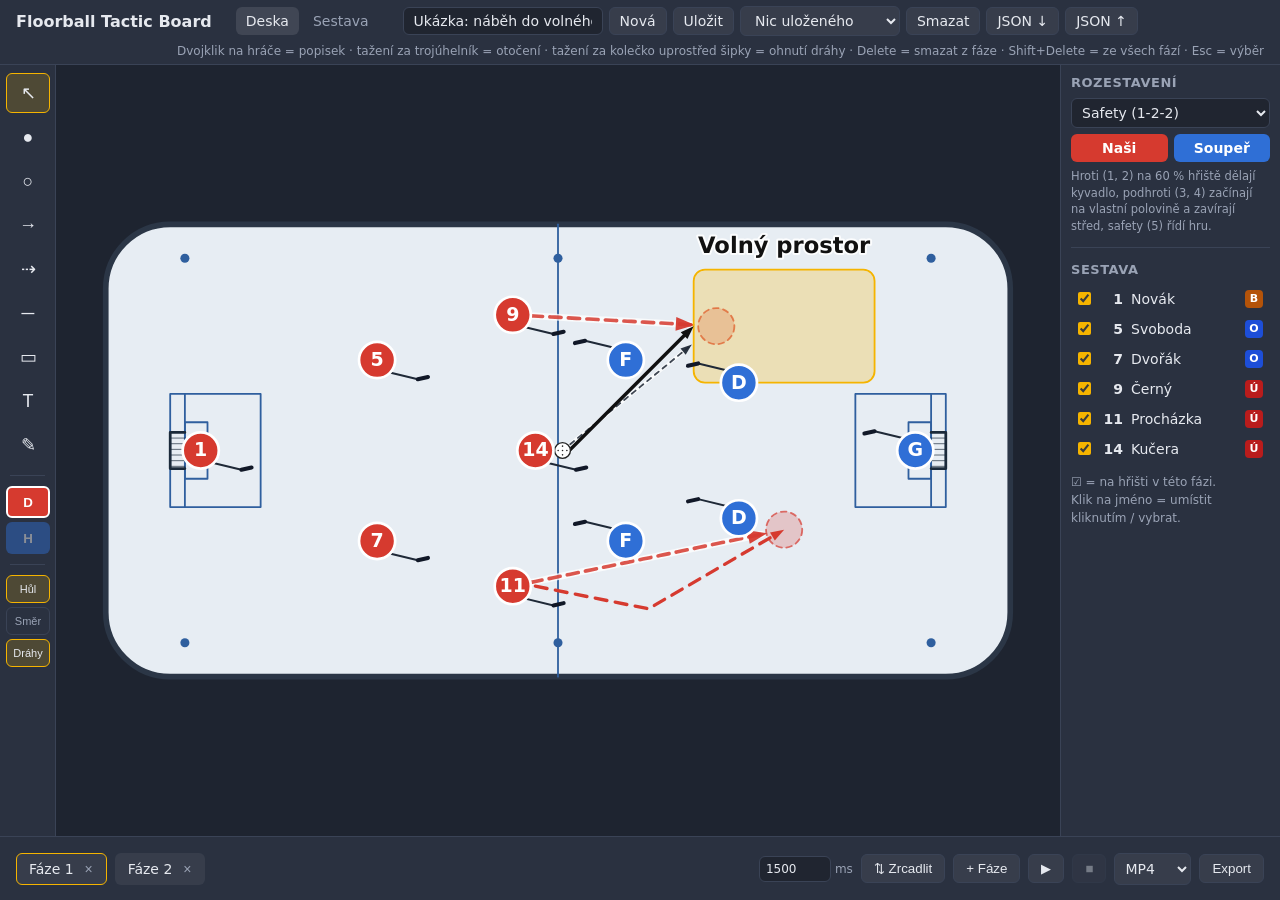
<file: index.html>
<!DOCTYPE html>
<html lang="cs">
<head>
  <meta charset="utf-8">
  <meta name="viewport" content="width=device-width, initial-scale=1">
  <title>Floorball Tactic Board</title>
  <link rel="stylesheet" href="css/style.css">
</head>
<body>
  <header class="app-header">
    <h1 class="app-title">Floorball Tactic Board</h1>
    <nav class="app-nav">
      <a href="#" class="nav-link is-active" data-view="board">Deska</a>
      <a href="#" class="nav-link" data-view="roster">Sestava</a>
    </nav>
    <div class="file-controls">
      <input type="text" id="scene-name" class="scene-name" placeholder="Název taktiky" title="Název taktiky">
      <button id="btn-new" title="Nová prázdná taktika">Nová</button>
      <button id="btn-save" title="Uložit do prohlížeče">Uložit</button>
      <select id="saved-list" title="Uložené taktiky"></select>
      <button id="btn-delete-saved" title="Smazat vybranou uloženou taktiku">Smazat</button>
      <button id="btn-json-download" title="Stáhnout taktiku jako JSON soubor">JSON ↓</button>
      <button id="btn-json-upload" title="Nahrát taktiku z JSON souboru">JSON ↑</button>
      <input type="file" id="json-file" accept=".json,application/json" hidden>
    </div>
    <span class="hint" id="hint"></span>
  </header>

  <main class="app-main" id="view-board">
    <aside class="toolbar" id="toolbar">
      <button class="tool-btn is-active" data-tool="select" title="Výběr / přesun (Esc)">↖</button>
      <button class="tool-btn" data-tool="player" title="Hráč">●</button>
      <button class="tool-btn" data-tool="ball" title="Míček">○</button>
      <button class="tool-btn" data-tool="arrow" title="Šipka (přihrávka)">→</button>
      <button class="tool-btn" data-tool="arrow-dashed" title="Přerušovaná šipka (pohyb)">⇢</button>
      <button class="tool-btn" data-tool="line" title="Čára">─</button>
      <button class="tool-btn" data-tool="zone" title="Zóna">▭</button>
      <button class="tool-btn" data-tool="text" title="Text">T</button>
      <button class="tool-btn" data-tool="pen" title="Volné pero">✎</button>

      <div class="toolbar-sep"></div>

      <div class="team-toggle" title="Tým pro nové hráče a barvu čar">
        <button class="team-btn team-home is-active" data-team="home" title="Domácí">D</button>
        <button class="team-btn team-away" data-team="away" title="Hosté">H</button>
      </div>

      <div class="toolbar-sep"></div>

      <div class="view-toggle" title="Zobrazení u všech hráčů">
        <button class="view-btn" data-view-toggle="sticks" title="Hole zapnout / vypnout">Hůl</button>
        <button class="view-btn" data-view-toggle="direction" title="Trojúhelník směru zapnout / vypnout">Směr</button>
        <button class="view-btn" data-view-toggle="paths" title="Šipky pohybu do další fáze zapnout / vypnout. U vybraného hráče chytněte kolečko uprostřed šipky a ohněte dráhu.">Dráhy</button>
      </div>
    </aside>

    <section class="board" id="board">
      <canvas id="board-canvas" aria-label="Taktická deska"></canvas>

      <!-- Vlastnosti vybraného textu -->
      <div class="props-bar" id="props-bar" hidden>
        <span class="props-label">Písmo</span>
        <button id="prop-font-minus" title="Menší písmo (klávesa −)">A−</button>
        <span class="props-value" id="prop-font-value"></span>
        <button id="prop-font-plus" title="Větší písmo (klávesa +)">A+</button>
        <span class="props-sep"></span>
        <span class="props-label">Šířka</span>
        <button id="prop-width-minus" title="Užší odstavec (víc řádků)">◂</button>
        <span class="props-value" id="prop-width-value"></span>
        <button id="prop-width-plus" title="Širší odstavec (míň řádků)">▸</button>
        <span class="props-sep"></span>
        <button id="prop-text-edit" title="Upravit text (také dvojklik)">Upravit text</button>
      </div>
    </section>

    <!-- Rychlý výběr ze sestavy: kdo je na hřišti v této fázi, umístění kliknutím -->
    <aside class="roster-panel" id="roster-panel">
      <h2 class="roster-panel-title">Rozestavení</h2>
      <div class="formation-box">
        <select id="formation-select" title="Vyberte systém"></select>
        <div class="formation-actions">
          <button id="btn-formation-home" class="formation-btn team-home" title="Postavit naše hráče (do aktuální fáze)">Naši</button>
          <button id="btn-formation-away" class="formation-btn team-away" title="Postavit soupeře zrcadlově (do aktuální fáze)">Soupeř</button>
        </div>
        <p class="formation-desc" id="formation-desc"></p>
      </div>

      <h2 class="roster-panel-title">Sestava</h2>
      <div class="roster-panel-list" id="roster-panel-list"></div>
      <p class="roster-panel-empty" id="roster-panel-empty" hidden>
        Sestava je prázdná. Hráče přidáte na stránce <a href="#" data-view="roster" class="nav-link-inline">Sestava</a>.
      </p>
      <p class="roster-panel-help">
        ☑ = na hřišti v této fázi.<br>
        Klik na jméno = umístit kliknutím / vybrat.
      </p>
    </aside>
  </main>

  <!-- Stránka Sestava: editace seznamu hráčů -->
  <section class="view-roster" id="view-roster" hidden>
    <div class="roster-page">
      <h2>Sestava týmu</h2>
      <p class="roster-count" id="roster-count"></p>
      <table class="roster-table">
        <thead>
          <tr><th>Číslo</th><th>Jméno</th><th>Pozice</th><th></th></tr>
        </thead>
        <tbody id="roster-table-body"></tbody>
      </table>

      <form class="roster-add" id="roster-add-form">
        <h3>Přidat hráče</h3>
        <div class="roster-add-row">
          <input type="number" id="roster-add-number" min="0" max="99" placeholder="Číslo" class="roster-num">
          <input type="text" id="roster-add-name" placeholder="Jméno" required>
          <select id="roster-add-position">
            <option value="goalie">Brankář</option>
            <option value="defender">Obránce</option>
            <option value="forward" selected>Útočník</option>
          </select>
          <button type="submit">Přidat</button>
        </div>
      </form>
    </div>
  </section>

  <footer class="phase-bar" id="phase-bar">
    <div class="phase-list" id="phase-list"></div>
    <div class="phase-controls">
      <label class="duration-field" title="Délka přechodu z této fáze do další">
        <input type="number" id="phase-duration" min="100" step="100" value="1500"> ms
      </label>
      <button id="btn-mirror" title="Zrcadlit celou akci na druhou stranu hřiště (nahoře ↔ dole). Texty a čísla zůstávají čitelné, naše branka zůstává vlevo.">⇅ Zrcadlit</button>
      <button id="btn-phase-add" title="Přidat fázi (kopie aktuální)">+ Fáze</button>
      <button id="btn-play" title="Přehrát / pauza (mezerník)">▶</button>
      <button id="btn-stop" title="Zastavit a vrátit na začátek">■</button>
      <select id="export-format" class="export-format" title="Formát videa: MP4 pro WhatsApp a telefony, WebM jako záloha"></select>
      <button id="btn-export" title="Export videa" disabled>Export</button>
    </div>
  </footer>

  <!-- Klasické skripty (ne ES moduly), aby appka běžela i z file:// bez serveru.
       Každý soubor přidává svůj modul do globálního jmenného prostoru window.FB.
       Pořadí: model → renderer → časová osa → přehrávač → úložiště → export → nástroje → UI → main. -->
  <script src="js/scene.js"></script>
  <script src="js/canvas-renderer.js"></script>
  <script src="js/phases.js"></script>
  <script src="js/player.js"></script>
  <script src="js/storage.js"></script>
  <script src="js/mp4-muxer.js"></script>
  <script src="js/export-video.js"></script>
  <script src="js/tools.js"></script>
  <script src="js/roster.js"></script>
  <script src="js/formations.js"></script>
  <script src="js/examples.js"></script>
  <script src="js/examples/playbook.js"></script>
  <script src="js/examples/reserse-obrana.js"></script>
  <script src="js/examples/reserse-napadani.js"></script>
  <script src="js/ui.js"></script>
  <script src="js/main.js"></script>
</body>
</html>
</file>
<file: css/style.css>
/* Floorball Tactic Board — základní layout */

:root {
  --bg: #1e2430;
  --panel: #2a3140;
  --panel-border: #3a4356;
  --text: #e6e9ef;
  --text-muted: #9aa3b5;
  --accent: #f5b400;
  --toolbar-w: 56px;
  --phase-bar-h: 64px;
  --header-h: 48px;
}

* { box-sizing: border-box; }

html, body {
  margin: 0;
  height: 100%;
  background: var(--bg);
  color: var(--text);
  font-family: system-ui, -apple-system, "Segoe UI", Roboto, sans-serif;
  font-size: 14px;
}

body {
  display: flex;
  flex-direction: column;
}

/* Hlavička */
.app-header {
  min-height: var(--header-h);
  display: flex;
  flex-wrap: wrap;
  align-items: center;
  gap: 8px 24px;
  padding: 6px 16px;
  background: var(--panel);
  border-bottom: 1px solid var(--panel-border);
}

.file-controls {
  display: flex;
  align-items: center;
  gap: 6px;
}

.file-controls button,
.file-controls select,
.file-controls input[type="text"] {
  padding: 5px 10px;
  border-radius: 6px;
  border: 1px solid var(--panel-border);
  background: rgba(255,255,255,0.06);
  color: var(--text);
  font: inherit;
  cursor: pointer;
}
.file-controls select { max-width: 160px; }
.file-controls input[type="text"] {
  width: 200px;
  cursor: text;
  background: rgba(0,0,0,0.25);
}
.file-controls button:hover:not(:disabled),
.file-controls select:hover:not(:disabled) { background: rgba(255,255,255,0.12); }
.file-controls button:disabled,
.file-controls select:disabled,
.file-controls input:disabled { opacity: 0.4; cursor: default; }

.app-title {
  margin: 0;
  font-size: 16px;
  font-weight: 600;
}

.app-nav { display: flex; gap: 4px; }

.nav-link {
  color: var(--text-muted);
  text-decoration: none;
  padding: 6px 10px;
  border-radius: 6px;
}
.nav-link:hover { color: var(--text); background: rgba(255,255,255,0.05); }
.nav-link.is-active { color: var(--text); background: rgba(255,255,255,0.1); }

/* Hlavní plocha: nástroje vlevo, deska vpravo */
.app-main {
  flex: 1;
  display: flex;
  min-height: 0;
}

.toolbar {
  width: var(--toolbar-w);
  display: flex;
  flex-direction: column;
  gap: 4px;
  padding: 8px 6px;
  background: var(--panel);
  border-right: 1px solid var(--panel-border);
}

.tool-btn {
  width: 44px;
  height: 40px;
  border: 1px solid transparent;
  border-radius: 6px;
  background: transparent;
  color: var(--text);
  font-size: 18px;
  cursor: pointer;
}
.tool-btn:hover { background: rgba(255,255,255,0.06); }
.tool-btn.is-active { background: rgba(245,180,0,0.18); border-color: var(--accent); }
.tool-btn:disabled { opacity: 0.4; cursor: default; }

.toolbar-sep {
  height: 1px;
  margin: 6px 4px;
  background: var(--panel-border);
}

.team-toggle {
  display: flex;
  flex-direction: column;
  gap: 4px;
}

.team-btn {
  width: 44px;
  height: 32px;
  border: 2px solid transparent;
  border-radius: 6px;
  color: #fff;
  font-weight: 700;
  cursor: pointer;
  opacity: 0.45;
}
.team-btn.team-home { background: #d63a2f; }
.team-btn.team-away { background: #2f6fd6; }
.team-btn.is-active { opacity: 1; border-color: #fff; }

.view-toggle {
  display: flex;
  flex-direction: column;
  gap: 4px;
}

.view-btn {
  width: 44px;
  height: 28px;
  border: 1px solid var(--panel-border);
  border-radius: 6px;
  background: transparent;
  color: var(--text-muted);
  font-size: 11px;
  cursor: pointer;
}
.view-btn:hover { background: rgba(255,255,255,0.06); }
.view-btn.is-active { background: rgba(245,180,0,0.18); border-color: var(--accent); color: var(--text); }

.hint {
  margin-left: auto;
  color: var(--text-muted);
  font-size: 12px;
}

.board {
  flex: 1;
  position: relative;
  min-width: 0;
  min-height: 0;
  overflow: hidden;
}

#board-canvas {
  display: block;
  width: 100%;
  height: 100%;
  touch-action: none; /* aby šlo kreslit prstem bez scrollování */
}

/* Lišta vlastností vybraného objektu (plave nad deskou) */
.props-bar {
  position: absolute;
  top: 10px;
  left: 50%;
  transform: translateX(-50%);
  display: flex;
  align-items: center;
  gap: 6px;
  padding: 6px 10px;
  border-radius: 8px;
  background: var(--panel);
  border: 1px solid var(--accent);
  box-shadow: 0 4px 14px rgba(0,0,0,0.35);
  font-size: 12px;
  white-space: nowrap;
}
.props-bar button {
  padding: 4px 9px;
  border-radius: 6px;
  border: 1px solid var(--panel-border);
  background: rgba(255,255,255,0.06);
  color: var(--text);
  font: inherit;
  cursor: pointer;
}
.props-bar button:hover { background: rgba(255,255,255,0.14); }
.props-label { color: var(--text-muted); }
.props-value { min-width: 38px; text-align: center; font-variant-numeric: tabular-nums; }
.props-sep { width: 1px; height: 18px; background: var(--panel-border); margin: 0 4px; }

/* Lišta fází */
.phase-bar {
  height: var(--phase-bar-h);
  display: flex;
  align-items: center;
  gap: 16px;
  padding: 0 16px;
  background: var(--panel);
  border-top: 1px solid var(--panel-border);
}

.phase-list {
  flex: 1;
  display: flex;
  gap: 8px;
  overflow-x: auto;
}

.phase-chip {
  display: flex;
  align-items: center;
  gap: 6px;
  padding: 6px 8px 6px 12px;
  border-radius: 6px;
  background: rgba(255,255,255,0.06);
  border: 1px solid transparent;
  cursor: pointer;
  white-space: nowrap;
  user-select: none;
}
.phase-chip.is-active { border-color: var(--accent); }

.phase-chip-del {
  width: 18px;
  height: 18px;
  padding: 0;
  border: none;
  border-radius: 4px;
  background: transparent;
  color: var(--text-muted);
  font-size: 14px;
  line-height: 1;
  cursor: pointer;
}
.phase-chip-del:hover { background: rgba(255,255,255,0.12); color: var(--text); }

.phase-controls { display: flex; align-items: center; gap: 8px; }

.duration-field {
  display: flex;
  align-items: center;
  gap: 4px;
  color: var(--text-muted);
  font-size: 12px;
}
.duration-field input {
  width: 72px;
  padding: 5px 6px;
  border-radius: 6px;
  border: 1px solid var(--panel-border);
  background: rgba(0,0,0,0.25);
  color: var(--text);
  font: inherit;
}
.duration-field input:disabled { opacity: 0.4; }

/* Rozbalovací nabídky: tmavý seznam, čitelné skupiny (prohlížeč jinak
   kreslí položky na bílém pozadí se světlým textem) */
select { color-scheme: dark; }
select option,
select optgroup {
  background: #1e2430;
  color: var(--text);
}
select optgroup {
  font-weight: 700;
  font-style: normal;
  color: var(--accent);
}
select option { font-weight: 400; padding: 4px 8px; }

/* Skryté pohledy — atribut hidden musí přebít display: flex */
[hidden] { display: none !important; }

/* Panel sestavy vedle desky */
.roster-panel {
  width: 220px;
  display: flex;
  flex-direction: column;
  padding: 10px 10px;
  background: var(--panel);
  border-left: 1px solid var(--panel-border);
  overflow-y: auto;
}

.roster-panel-title {
  margin: 0 0 8px;
  font-size: 13px;
  font-weight: 600;
  text-transform: uppercase;
  letter-spacing: 0.04em;
  color: var(--text-muted);
}

.roster-panel-list { display: flex; flex-direction: column; gap: 2px; }

/* Rozestavení jedním klikem */
.formation-box {
  display: flex;
  flex-direction: column;
  gap: 6px;
  margin-bottom: 14px;
  padding-bottom: 12px;
  border-bottom: 1px solid var(--panel-border);
}
.formation-box select {
  width: 100%;
  padding: 5px 6px;
  border-radius: 6px;
  border: 1px solid var(--panel-border);
  background: rgba(0,0,0,0.25);
  color: var(--text);
  font: inherit;
}
.formation-actions { display: flex; gap: 6px; }
.formation-btn {
  flex: 1;
  padding: 5px 0;
  border: 1px solid transparent;
  border-radius: 6px;
  color: #fff;
  font: inherit;
  font-weight: 600;
  cursor: pointer;
}
.formation-btn.team-home { background: #d63a2f; }
.formation-btn.team-away { background: #2f6fd6; }
.formation-btn:hover:not(:disabled) { filter: brightness(1.15); }
.formation-btn:disabled, .formation-box select:disabled { opacity: 0.4; cursor: default; }
.formation-desc {
  margin: 0;
  font-size: 11.5px;
  line-height: 1.45;
  color: var(--text-muted);
}

.roster-row {
  display: flex;
  align-items: center;
  gap: 8px;
  padding: 4px 6px;
  border-radius: 6px;
  border: 1px solid transparent;
}
.roster-row:hover { background: rgba(255,255,255,0.05); }
.roster-row.is-selected { border-color: var(--accent); }
.roster-row.is-pending { background: rgba(245,180,0,0.18); }
.roster-row input[type="checkbox"] { margin: 0; accent-color: var(--accent); }

.roster-row-num {
  width: 24px;
  text-align: right;
  font-weight: 700;
  font-variant-numeric: tabular-nums;
  color: var(--text-muted);
}
.roster-row.is-on-court .roster-row-num { color: var(--text); }

.roster-row-name {
  flex: 1;
  cursor: pointer;
  white-space: nowrap;
  overflow: hidden;
  text-overflow: ellipsis;
}
.roster-row-name:hover { text-decoration: underline; }

.roster-row-pos {
  width: 18px;
  height: 18px;
  border-radius: 4px;
  font-size: 11px;
  font-weight: 700;
  line-height: 18px;
  text-align: center;
  color: #fff;
  background: #6b7280;
}
.roster-row-pos.pos-goalie { background: #b45309; }
.roster-row-pos.pos-defender { background: #1d4ed8; }
.roster-row-pos.pos-forward { background: #b91c1c; }

.roster-panel-empty,
.roster-panel-help {
  margin: 10px 0 0;
  font-size: 12px;
  color: var(--text-muted);
  line-height: 1.5;
}
.nav-link-inline { color: var(--accent); }

/* Stránka Sestava */
.view-roster {
  flex: 1;
  overflow-y: auto;
  padding: 24px 16px;
}

.roster-page {
  max-width: 640px;
  margin: 0 auto;
}
.roster-page h2 { margin: 0 0 4px; font-size: 20px; }
.roster-page h3 { margin: 0 0 8px; font-size: 14px; color: var(--text-muted); }
.roster-count { margin: 0 0 16px; color: var(--text-muted); }

.roster-table {
  width: 100%;
  border-collapse: collapse;
  margin-bottom: 24px;
}
.roster-table th {
  text-align: left;
  font-size: 12px;
  font-weight: 600;
  color: var(--text-muted);
  padding: 6px 8px;
  border-bottom: 1px solid var(--panel-border);
}
.roster-table td { padding: 4px 8px; border-bottom: 1px solid rgba(255,255,255,0.05); }
.roster-table td:first-child { width: 80px; }
.roster-table td:nth-child(3) { width: 140px; }
.roster-table td:last-child { width: 40px; text-align: right; }

.roster-page input[type="text"],
.roster-page input[type="number"],
.roster-page select {
  width: 100%;
  padding: 6px 8px;
  border-radius: 6px;
  border: 1px solid var(--panel-border);
  background: rgba(0,0,0,0.25);
  color: var(--text);
  font: inherit;
}
.roster-page input.roster-num { width: 70px; }

.roster-del {
  width: 26px;
  height: 26px;
  border: none;
  border-radius: 6px;
  background: transparent;
  color: var(--text-muted);
  font-size: 16px;
  cursor: pointer;
}
.roster-del:hover { background: rgba(214,58,47,0.25); color: #fff; }

.roster-add {
  padding: 16px;
  border-radius: 8px;
  background: var(--panel);
  border: 1px solid var(--panel-border);
}
.roster-add-row { display: flex; gap: 8px; align-items: center; }
.roster-add-row input[type="text"] { flex: 1; }
.roster-add-row select { width: 130px; }
.roster-add-row button {
  padding: 6px 14px;
  border-radius: 6px;
  border: 1px solid var(--accent);
  background: rgba(245,180,0,0.18);
  color: var(--text);
  font: inherit;
  cursor: pointer;
}

.phase-controls button {
  padding: 6px 12px;
  border-radius: 6px;
  border: 1px solid var(--panel-border);
  background: rgba(255,255,255,0.06);
  color: var(--text);
  cursor: pointer;
}
.phase-controls button:disabled { opacity: 0.4; cursor: default; }

.export-format {
  padding: 6px 6px;
  border-radius: 6px;
  border: 1px solid var(--panel-border);
  background: rgba(255,255,255,0.06);
  color: var(--text);
  font: inherit;
}
.export-format:disabled { opacity: 0.4; }
</file>
